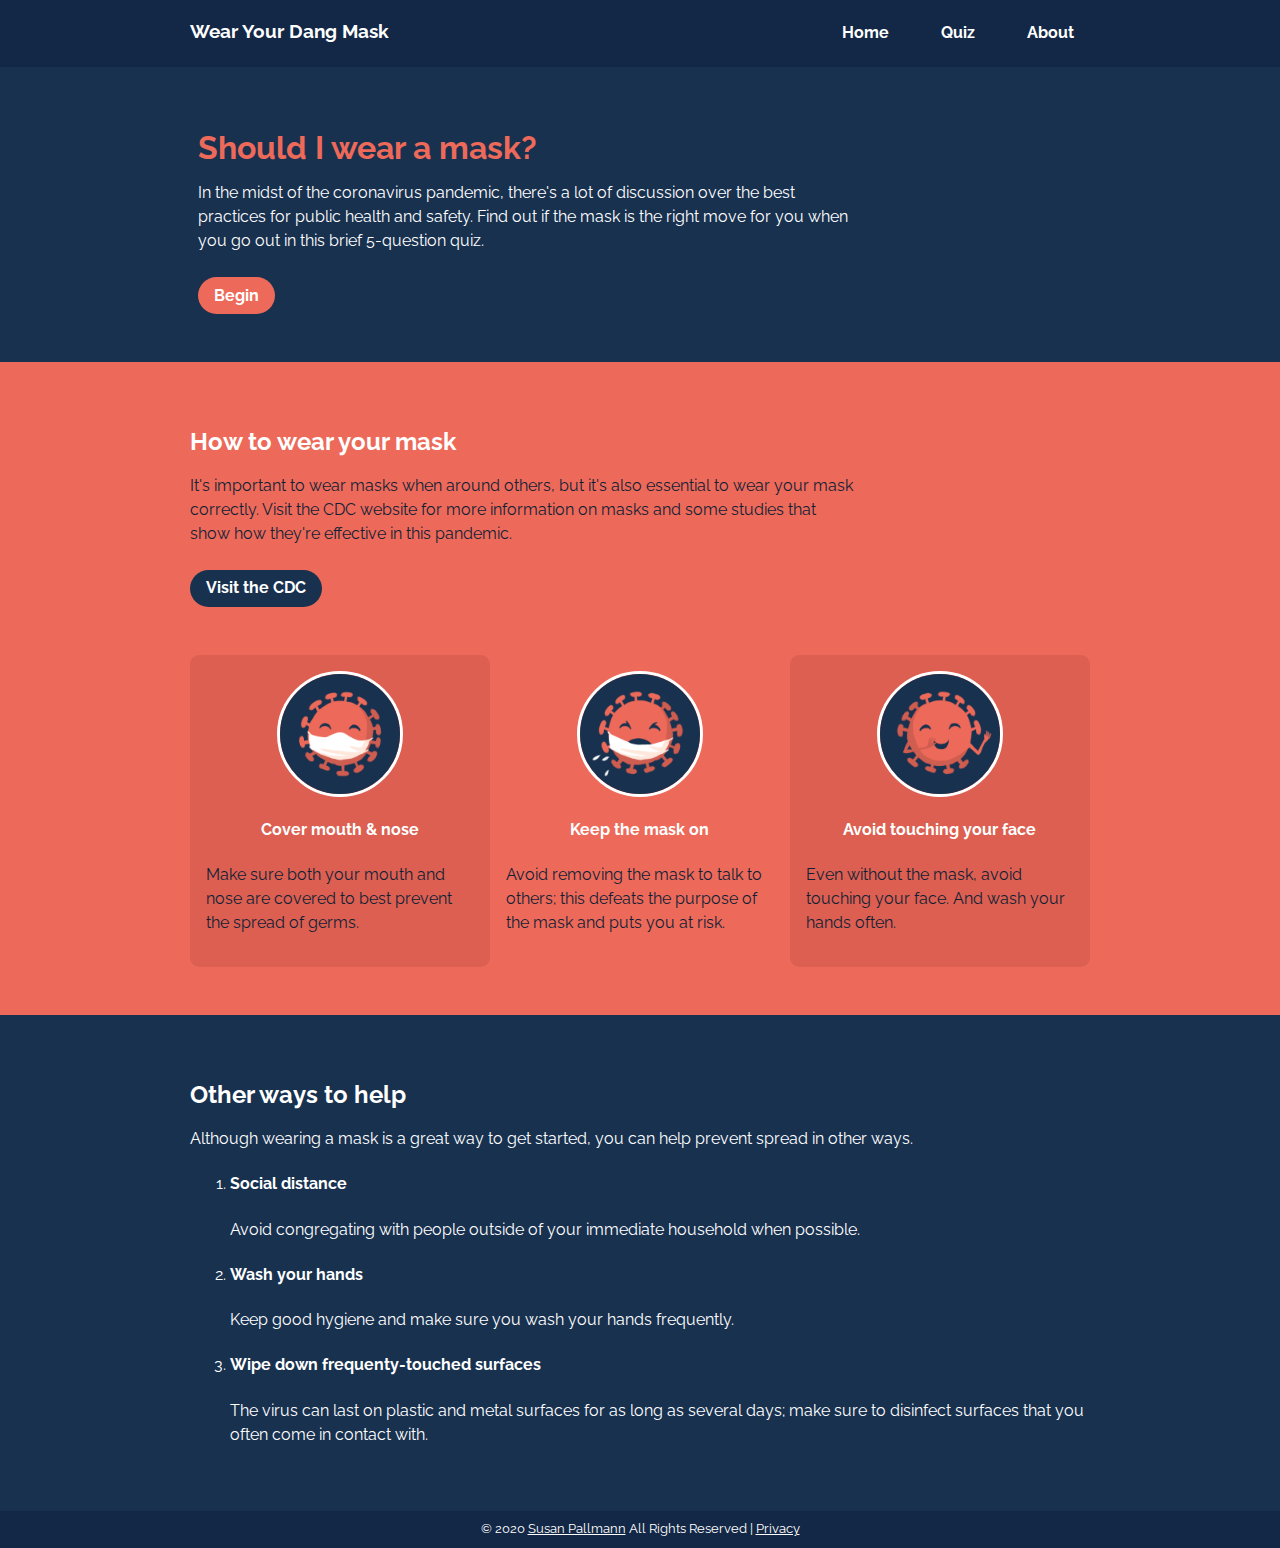
<file: index.html>
<!DOCTYPE html>
<html lang="en">
  <head>
    <title>Should I wear a mask? | WYDM</title>
    <meta name="viewport" content="width=device-width, initial-scale=1">
    <!-- Global site tag (gtag.js) - Google Analytics -->
    <script async src="https://www.googletagmanager.com/gtag/js?id=UA-130944552-6"></script>
    <script>
        window.dataLayer = window.dataLayer || [];
        function gtag(){dataLayer.push(arguments);}
        gtag('js', new Date());
        gtag('config', 'UA-130944552-6');
    </script>
    <link rel="stylesheet" type="text/css" href="styles.css">
    <link rel="stylesheet" type="text/css" href="discount-bootstrap.css">
    <link href="https://fonts.googleapis.com/css2?family=Raleway:ital,wght@0,300;0,400;0,600;0,700;0,800;1,300;1,400;1,600;1,700;1,800&display=swap" rel="stylesheet"> 
    <link rel="shortcut icon" type="image/png" href="images/favicon.png">
    <link rel="apple-touch-icon" type="image/png" href="images/favicon.png" >
    <meta name="description" content="A quiz to help you figure out if you should wear a mask during the pandemic!">
    <meta name="robots" content="index">
    <meta property="og:title" content="Wear Your Dang Mask">
    <meta property="og:description" content="A quiz to help you figure out if you should wear a mask during the pandemic!">
    <meta property="og:image" content="https://www.wearyourdangmask.com/images/thumbnail.png">
    <meta property="og:image:width" content="4800">
    <meta property="og:image:height" content="2024">
    <meta property="og:type" content="website">
    <meta property="og:url" content="https://www.wearyourdangmask.com/">
    <meta property="og:site_name" content="Wear Your Dang Mask">
    <meta name="twitter:card" content="summary_large_image">
    <meta name="twitter:site" content="https://www.wearyourdangmask.com/"/>
    <meta name="twitter:title" content="Should I wear a mask?"/>
    <meta name="twitter:description" content="A quiz to help you figure out if you should wear a mask during the pandemic!" />
    <meta name="twitter:image" content="https://www.wearyourdangmask.com/images/thumbnail.png" />
    <noscript><link rel="stylesheet" type="text/css" href="no-script.css"></noscript>
    <script src="https://ajax.googleapis.com/ajax/libs/jquery/3.4.1/jquery.min.js"></script>
    <script type="text/javascript" src="ui.js"></script>
    <script type="text/javascript" src="discount-bootstrap.js"></script>
  </head>
  <body>
    <header>
      <div class="container">
        <div class="row">
          <div class="column span6 sm">
            <a href="/"><h3>Wear Your Dang Mask</h3></a>
          </div>
          <div class="column span6 sm">
            <nav>
              <ul>
                <li><a href="/"><h4>Home</h4></a></li>
                <li><h4 class="begin" ready="true" tabindex="0">Quiz</h4></li>
                <li><a href="about"><h4>About</h4></a></li>
              </ul>
          </div>
        </div>
      </div>
    </header>
    <main>
      <div class="container">
        <div class="row">
          <div class="column span9">
            <h1>Should I wear a mask?</h1>
            <p>In the midst of the coronavirus pandemic, there's a lot of discussion over the best practices for public health and safety.
              Find out if the mask is the right move for you when you go out in this brief 5-question quiz.</p>
            <span class="button begin" ready="true" tabindex="0">Begin</span>
          </div>
        </div>
      </div>
      <div id="quiz" class="script-display-none">
        <div class="container">
          <div class="row">
            <div class="column span12">
              <div id="q1">
                <h2>Question 1</h2>
                <div name="labelQ1" id="labelQ1" class="checklist" role="radiogroup" aria-labelledby="labelQ1">
                  <label name="labelQ1">Do you feel sick?</label><br><br><br>
                  <span name="check1" id="check1" class="check" role="radio" aria-checked="false" aria-labelledby="label1" tabindex="0"></span>
                  <label class="check-label" name="label1">Yes, really sick!</label><br><br>
                  <span name="check2" id="check2" class="check" role="radio" aria-checked="false" aria-labelledby="label2" tabindex="0"></span>
                  <label class="check-label" name="label2">No, not really.</label><br><br>
                  <span name="check3" id="check3" class="check" role="radio" aria-checked="false" aria-labelledby="label3" tabindex="0"></span>
                  <label class="check-label" name="label3">Not at all.</label><br><br>
                </div>
              </div>
              <div id="q2" class="script-display-none">
                <h2>Question 2</h2>
                <div name="labelQ2" id="labelQ2" class="checklist" role="radiogroup" aria-labelledby="labelQ2">
                  <label name="labelQ2">Are other people wearing masks?</label><br><br><br>
                  <span name="check4" id="check4" class="check" role="radio" aria-checked="false" aria-labelledby="label4" tabindex="0"></span>
                  <label class="check-label" name="label4">Yes.</label><br><br>
                  <span name="check5" id="check5" class="check" role="radio" aria-checked="false" aria-labelledby="label5" tabindex="0"></span>
                  <label class="check-label" name="label5">No.</label><br><br>
                </div>
              </div>
              <div id="q3" class="script-display-none">
                <h2>Question 3</h2>
                <div name="labelQ3" id="labelQ3" class="checklist" role="radiogroup" aria-labelledby="labelQ3">
                  <label name="labelQ3">How's the weather today?</label><br><br><br>
                  <span name="check6" id="check6" class="check" role="radio" aria-checked="false" aria-labelledby="label6" tabindex="0"></span>
                  <label class="check-label" name="label6">Really nice!</label><br><br>
                  <span name="check7" id="check7" class="check" role="radio" aria-checked="false" aria-labelledby="label7" tabindex="0"></span>
                  <label class="check-label" name="label7">About average.</label><br><br>
                  <span name="check8" id="check8" class="check" role="radio" aria-checked="false" aria-labelledby="label8" tabindex="0"></span>
                  <label class="check-label" name="label8">Extremely unpleasant.</label><br><br>
                </div>
              </div>
              <div id="q4" class="script-display-none">
                <h2>Question 4</h2>
                <div name="labelQ4" id="labelQ4" class="checklist" role="radiogroup" aria-labelledby="labelQ4">
                  <label name="labelQ4">Is the mask comfortable?</label><br><br><br>
                  <span name="check9" id="check9" class="check" role="radio" aria-checked="false" aria-labelledby="label9" tabindex="0"></span>
                  <label class="check-label" name="label9">I don't mind it.</label><br><br>
                  <span name="check10" id="check10" class="check" role="radio" aria-checked="false" aria-labelledby="label10" tabindex="0"></span>
                  <label class="check-label" name="label10">It's terrible!</label><br><br>
                </div>
              </div>
              <div id="q5" class="script-display-none">
                <h2>Question 5</h2>
                <div name="labelQ4" id="labelQ5" class="checklist" role="radiogroup" aria-labelledby="labelQ5">
                  <label name="labelQ5">Do you feel silly wearing it?</label><br><br><br>
                  <span name="check11" id="check11" class="check" role="radio" aria-checked="false" aria-labelledby="label11" tabindex="0"></span>
                  <label class="check-label" name="label11">Not really.</label><br><br>
                  <span name="check12" id="check12" class="check" role="radio" aria-checked="false" aria-labelledby="label12" tabindex="0"></span>
                  <label class="check-label" name="label12">Definitely.</label><br><br>
                </div>
              </div>
              <span id="next" class="button" q="1" ready="false"  tabindex="0">Next</span>
              <div id="results" class="script-display-none">
                <h2>Results:</h2>
                <p>Yes! Based on your answers, you should definitely wear a mask when you go out.</p>
                <span id="restart" class="button"  tabindex="0">Try again</span><span id="close" class="button"  tabindex="0">Close</span>
              </div>
            </div>
          </div>
        </div>
      </div>
      <div class="coral">
        <div class="container">
          <div class="row">
            <div class="column span9">
              <h2>How to wear your mask</h2>
              <p>It's important to wear masks when around others, but it's also essential to wear your mask correctly. Visit the CDC 
                website for more information on masks and some studies that show how they're effective in this pandemic.</p>
              <a href="https://www.cdc.gov/coronavirus/2019-ncov/prevent-getting-sick/cloth-face-cover.html" target="_blank" rel="noreferrer"><span class="button">Visit the CDC</span></a>
            </div>
            <div class="column tile span4 md">
              <img class="virus-icon" src="images/virus-1.png" alt="virus wearing a mask over both mouth and nose">
              <h4>Cover mouth & nose</h4>
              <p>Make sure both your mouth and nose are covered to best prevent the spread of germs.</p>
            </div>
            <div class="column tile span4 md">
              <img class="virus-icon" src="images/virus-2.png" alt="virus uncovering its mouth with the mask and coughing">
              <h4>Keep the mask on</h4>
              <p>Avoid removing the mask to talk to others; this defeats the purpose of the mask and puts you at risk.</p>
            </div>
            <div class="column tile span4 md">
              <img class="virus-icon" src="images/virus-3.png" alt="virus touching its face and not wearing a mask">
              <h4>Avoid touching your face</h4>
              <p>Even without the mask, avoid touching your face. And wash your hands often.</p>
            </div>
          </div>
        </div>
      </div>
      <div class="container" id="how-help">
        <div class="row">
          <div class="column span12">
            <h2>Other ways to help</h2>
            <p>Although wearing a mask is a great way to get started, you can help prevent spread in other ways.</p>
            <ol>
              <li>
                <h4>Social distance</h4>
                <p>Avoid congregating with people outside of your immediate household when possible.</p>
              </li>
              <li>
                <h4>Wash your hands</h4>
                <p>Keep good hygiene and make sure you wash your hands frequently.</p>
              </li>
              <li>
                <h4>Wipe down frequenty-touched surfaces</h4>
                <p>The virus can last on plastic and metal surfaces for as long as several days; make sure to disinfect surfaces that you often come in contact with.</p>
              </li>
            </ol>
          </div>
        </div>
      </div>
    </main>
    <footer>
      <p class="copyright">© 2020 <a href="https://www.susanpallmanndesign.com/" target="_blank" rel="noreferrer">Susan Pallmann</a> All Rights Reserved | <a href="privacy" target="_self">Privacy</a></p>
    </footer>
  </body>
</html>
<!-- Test -->
</file>
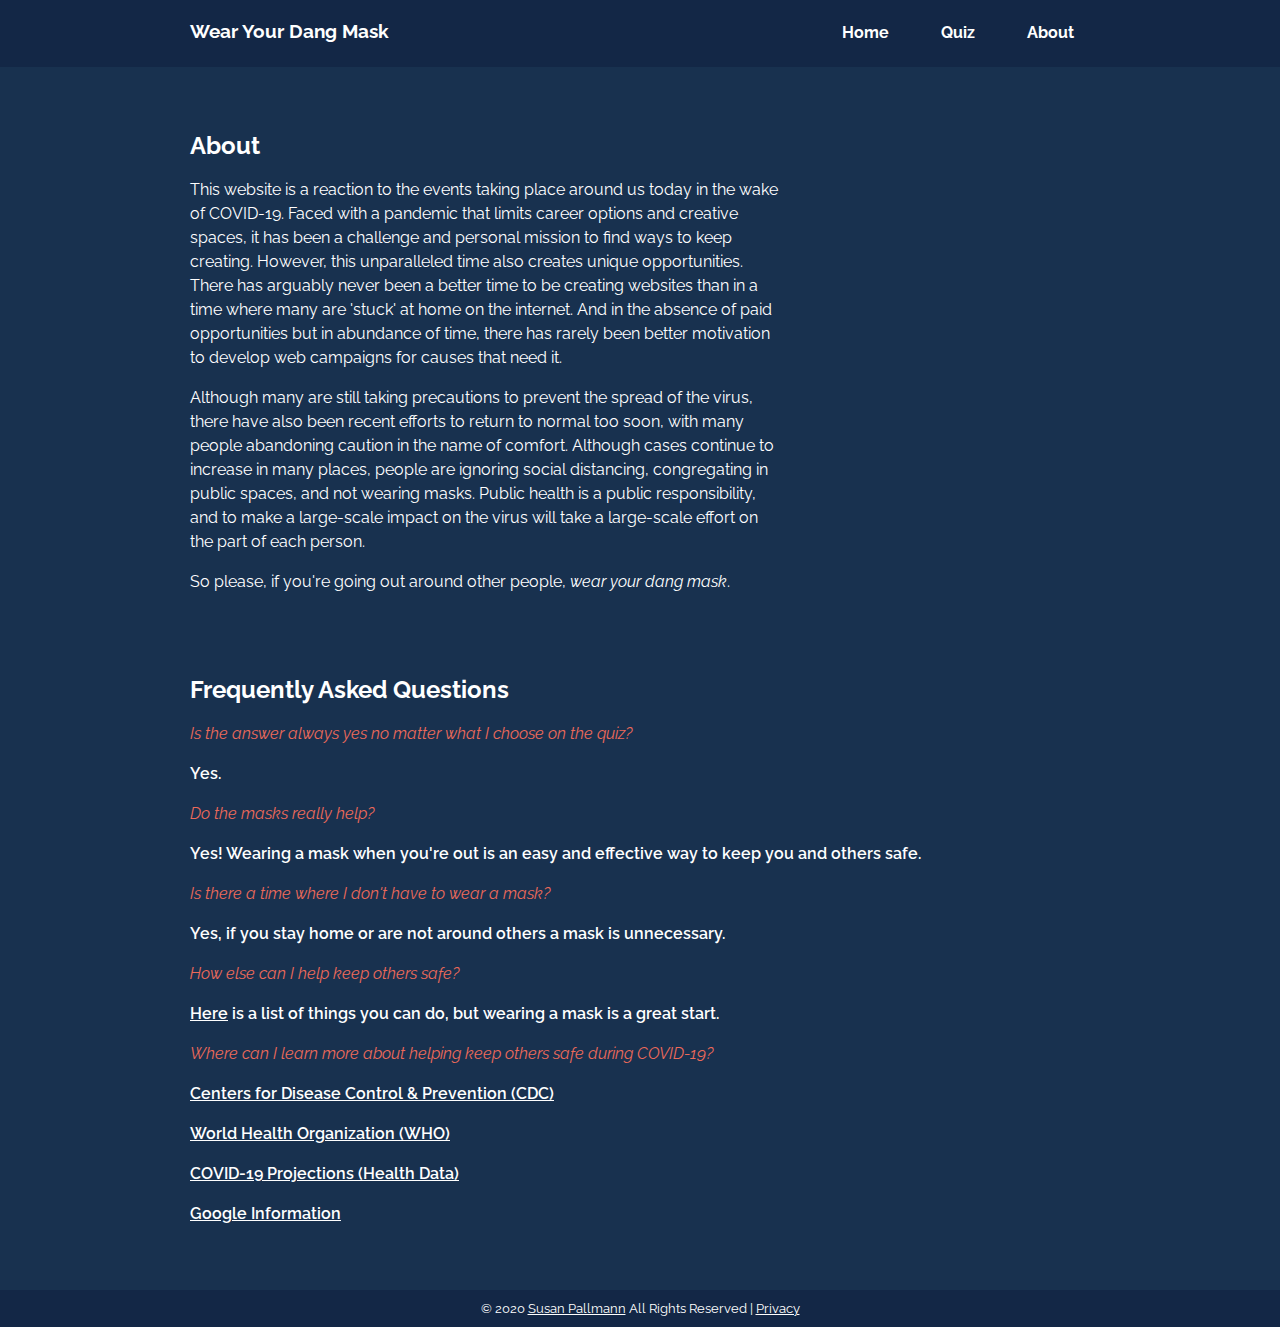
<file: about.html>
<!DOCTYPE html>
<html lang="en">
  <head>
    <title>About | WYDM</title>
    <meta name="viewport" content="width=device-width, initial-scale=1">
    <!-- Global site tag (gtag.js) - Google Analytics -->
    <script async src="https://www.googletagmanager.com/gtag/js?id=UA-130944552-6"></script>
    <script>
        window.dataLayer = window.dataLayer || [];
        function gtag(){dataLayer.push(arguments);}
        gtag('js', new Date());
        gtag('config', 'UA-130944552-6');
    </script>
    <link rel="stylesheet" type="text/css" href="styles.css">
    <link rel="stylesheet" type="text/css" href="discount-bootstrap.css">
    <link href="https://fonts.googleapis.com/css2?family=Raleway:ital,wght@0,300;0,400;0,600;0,700;0,800;1,300;1,400;1,600;1,700;1,800&display=swap" rel="stylesheet"> 
    <link rel="shortcut icon" type="image/png" href="images/favicon.png">
    <link rel="apple-touch-icon" type="image/png" href="images/favicon.png" >
    <meta name="description" content="A quiz to help you figure out if you should wear a mask during the pandemic!">
    <meta name="robots" content="index">
    <meta property="og:title" content="Wear Your Dang Mask">
    <meta property="og:description" content="A quiz to help you figure out if you should wear a mask during the pandemic!">
    <meta property="og:image" content="https://www.wearyourdangmask.com/images/thumbnail.png">
    <meta property="og:image:width" content="4800">
    <meta property="og:image:height" content="2024">
    <meta property="og:type" content="website">
    <meta property="og:url" content="https://www.wearyourdangmask.com/">
    <meta property="og:site_name" content="Wear Your Dang Mask">
    <meta name="twitter:card" content="summary_large_image">
    <meta name="twitter:site" content="https://www.wearyourdangmask.com/"/>
    <meta name="twitter:title" content="Should I wear a mask?"/>
    <meta name="twitter:description" content="A quiz to help you figure out if you should wear a mask during the pandemic!" />
    <meta name="twitter:image" content="https://www.wearyourdangmask.com/images/thumbnail.png" />
    <noscript><link rel="stylesheet" type="text/css" href="no-script.css"></noscript>
    <script src="https://ajax.googleapis.com/ajax/libs/jquery/3.4.1/jquery.min.js"></script>
    <script type="text/javascript" src="ui.js"></script>
    <script type="text/javascript" src="discount-bootstrap.js"></script>
  </head>
  <body>
    <header>
      <div class="container">
        <div class="row">
          <div class="column span6 sm">
            <a href="/" target="_self"><h3>Wear Your Dang Mask</h3></a>
          </div>
          <div class="column span6 sm">
            <nav>
              <ul>
                <li><a href="/" target="_self"><h4>Home</h4></a></li>
                <li><a href="/?quiz=start#quiz" target="_self"><h4>Quiz</h4></a></li>
                <li><a href="about" target="_self"><h4>About</h4></a></li>
              </ul>
          </div>
        </div>
      </div>
    </header>
    <main>
      <div class="container">
        <div class="row">
          <div class="column span8">
            <h2>About</h2>
            <p>
              This website is a reaction to the events taking place around us today in the wake of COVID-19. Faced with a pandemic that 
              limits career options and creative spaces, it has been a challenge and personal mission to find ways to keep creating. 
              However, this unparalleled time also creates unique opportunities. There has arguably never been a better time to be creating 
              websites than in a time where many are 'stuck' at home on the internet. And in the absence of paid opportunities but in 
              abundance of time, there has rarely been better motivation to develop web campaigns for causes that need it.
            </p>
            <p>
              Although many are still taking precautions to prevent the spread of the virus, there have also been recent efforts to return to 
              normal too soon, with many people abandoning caution in the name of comfort. Although cases continue to increase in many 
              places, people are ignoring social distancing, congregating in public spaces, and not wearing masks. Public health is a public 
              responsibility, and to make a large-scale impact on the virus will take a large-scale effort on the part of each person.
            </p>
            <p>So please, if you're going out around other people, <em>wear your dang mask</em>.
          </div>
          <div class="column span12">
            <h2>Frequently Asked Questions</h2>
            <p class="question">Is the answer always yes no matter what I choose on the quiz?</p>
            <p class="answer">Yes.</p>
            <p class="question">Do the masks really help?</p>
            <p class="answer">Yes! Wearing a mask when you're out is an easy and effective way to keep you and others safe.</p>
            <p class="question">Is there a time where I don't have to wear a mask?</p>
            <p class="answer">Yes, if you stay home or are not around others a mask is unnecessary.</p>
            <p class="question">How else can I help keep others safe?</p>
            <p class="answer"><a href="/#how-help" target="_self">Here</a> is a list of things you can do, but wearing a mask is a great start.</p>
            <p class="question">Where can I learn more about helping keep others safe during COVID-19?</p>
            <p class="answer"><a href="https://www.cdc.gov/coronavirus/2019-ncov/index.html" target="_blank" rel="noreferrer">Centers for Disease Control & Prevention (CDC)</a></p>
            <p class="answer"><a href="https://www.who.int/emergencies/diseases/novel-coronavirus-2019" target="_blank" rel="noreferrer">World Health Organization (WHO)</a></p>
            <p class="answer"><a href="https://covid19.healthdata.org/united-states-of-america" target="_blank" rel="noreferrer">COVID-19 Projections (Health Data)</a></p>
            <p class="answer"><a href="https://www.google.com/covid19/" target="_blank" rel="noreferrer">Google Information</a></p>
          </div>
        </div>
      </div>
    </main>
    <footer>
      <p class="copyright">© 2020 <a href="https://www.susanpallmanndesign.com/" target="_blank" rel="noreferrer">Susan Pallmann</a> All Rights Reserved | <a href="privacy" target="_self">Privacy</a></p>
    </footer>
  </body>
</html>
</file>
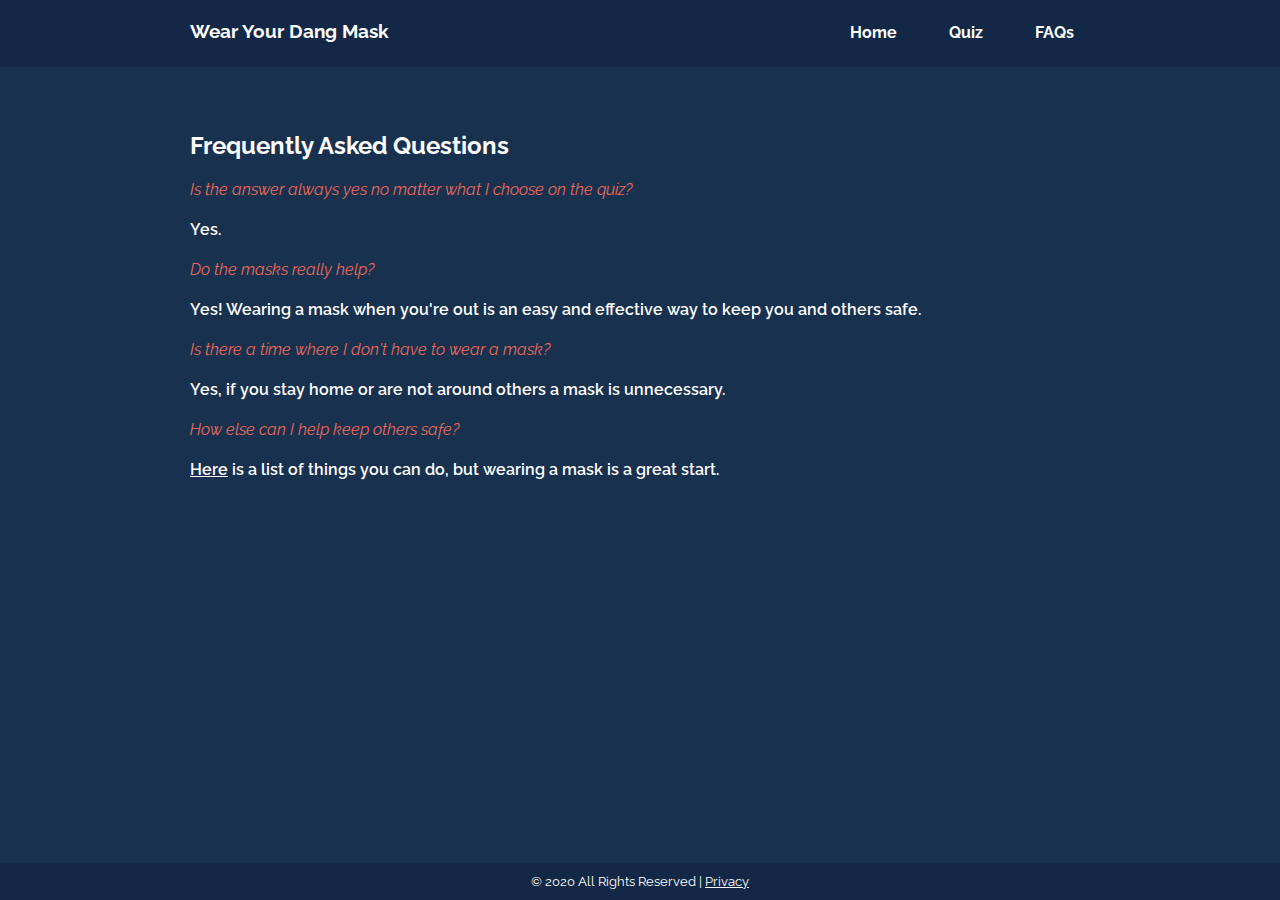
<file: faq.html>
<!DOCTYPE html>
<html lang="en">
  <head>
    <title>Frequently Asked Questions</title>
    <meta name="viewport" content="width=device-width, initial-scale=1">
    <!-- Global site tag (gtag.js) - Google Analytics -->
    <script async src="https://www.googletagmanager.com/gtag/js?id=UA-130944552-6"></script>
    <script>
        window.dataLayer = window.dataLayer || [];
        function gtag(){dataLayer.push(arguments);}
        gtag('js', new Date());
        gtag('config', 'UA-130944552-6');
    </script>
    <link rel="stylesheet" type="text/css" href="styles.css">
    <link rel="stylesheet" type="text/css" href="discount-bootstrap.css">
    <link href="https://fonts.googleapis.com/css2?family=Raleway:ital,wght@0,300;0,400;0,600;0,700;0,800;1,300;1,400;1,600;1,700;1,800&display=swap" rel="stylesheet"> 
    <link rel="shortcut icon" type="image/png" href="images/favicon.png">
    <link rel="apple-touch-icon" type="image/png" href="images/favicon.png" >
    <meta name="description" content="A quiz to help you figure out if you should wear a mask during the pandemic!">
    <meta name="robots" content="index">
    <meta property="og:title" content="Wear Your Dang Mask">
    <meta property="og:description" content="A quiz to help you figure out if you should wear a mask during the pandemic!">
    <meta property="og:image" content="https://www.wearyourdangmask.com/images/thumbnail.png">
    <meta property="og:image:width" content="4800">
    <meta property="og:image:height" content="2024">
    <meta property="og:type" content="website">
    <meta property="og:url" content="https://www.wearyourdangmask.com/">
    <meta property="og:site_name" content="Wear Your Dang Mask">
    <meta name="twitter:card" content="summary_large_image">
    <meta name="twitter:site" content="https://www.wearyourdangmask.com/"/>
    <meta name="twitter:title" content="Should I wear a mask?"/>
    <meta name="twitter:description" content="A quiz to help you figure out if you should wear a mask during the pandemic!" />
    <meta name="twitter:image" content="https://www.wearyourdangmask.com/images/thumbnail.png" />
    <noscript><link rel="stylesheet" type="text/css" href="no-script.css"></noscript>
    <script src="https://ajax.googleapis.com/ajax/libs/jquery/3.4.1/jquery.min.js"></script>
    <script type="text/javascript" src="ui.js"></script>
    <script type="text/javascript" src="discount-bootstrap.js"></script>
  </head>
  <body>
    <header>
      <div class="container">
        <div class="row">
          <div class="column span6 sm">
            <a href="/" target="_self"><h3>Wear Your Dang Mask</h3></a>
          </div>
          <div class="column span6 sm">
            <nav>
              <ul>
                <li><a href="/" target="_self"><h4>Home</h4></a></li>
                <li><a href="/" target="_self"><h4>Quiz</h4></a></li>
                <li><a href="faq" target="_self"><h4>FAQs</h4></a></li>
              </ul>
          </div>
        </div>
      </div>
    </header>
    <main>
      <div class="container">
        <div class="row">
          <div class="column span12">
            <h2>Frequently Asked Questions</h2>
            <p class="question">Is the answer always yes no matter what I choose on the quiz?</p>
            <p class="answer">Yes.</p>
            <p class="question">Do the masks really help?</p>
            <p class="answer">Yes! Wearing a mask when you're out is an easy and effective way to keep you and others safe.</p>
            <p class="question">Is there a time where I don't have to wear a mask?</p>
            <p class="answer">Yes, if you stay home or are not around others a mask is unnecessary.</p>
            <p class="question">How else can I help keep others safe?</p>
            <p class="answer"><a href="/" target="_self">Here</a> is a list of things you can do, but wearing a mask is a great start.</p>
            </div>
        </div>
      </div>
    </main>
    <footer>
      <p class="copyright">© 2020 All Rights Reserved | <a href="privacy" target="_self">Privacy</a></p>
    </footer>
  </body>
</html>
</file>
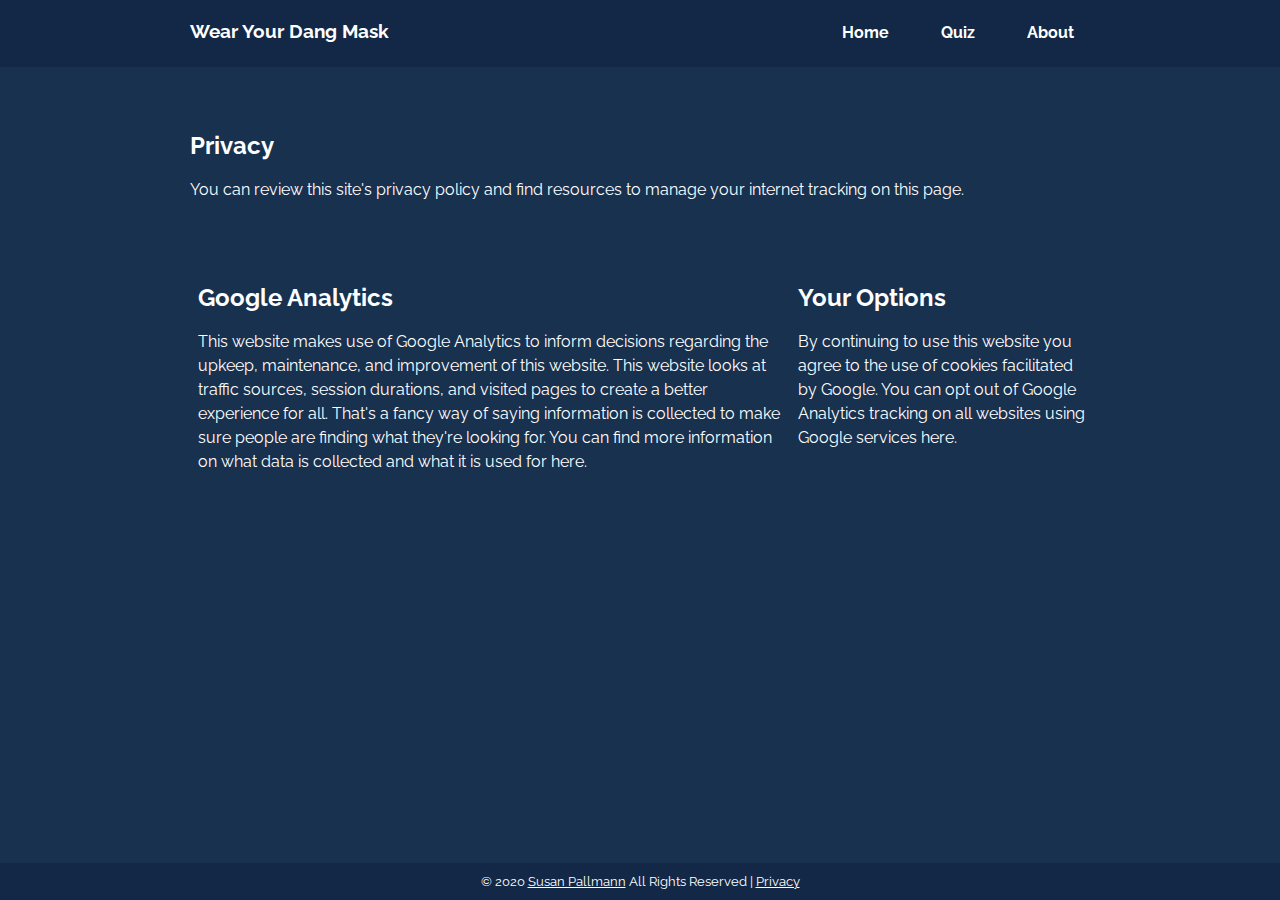
<file: privacy.html>
<!DOCTYPE html>
<html lang="en">
  <head>
    <title>Privacy | WYDM</title>
    <meta name="viewport" content="width=device-width, initial-scale=1">
    <!-- Global site tag (gtag.js) - Google Analytics -->
    <script async src="https://www.googletagmanager.com/gtag/js?id=UA-130944552-6"></script>
    <script>
        window.dataLayer = window.dataLayer || [];
        function gtag(){dataLayer.push(arguments);}
        gtag('js', new Date());
        gtag('config', 'UA-130944552-6');
    </script>
    <link rel="stylesheet" type="text/css" href="styles.css">
    <link rel="stylesheet" type="text/css" href="discount-bootstrap.css">
    <link href="https://fonts.googleapis.com/css2?family=Raleway:ital,wght@0,300;0,400;0,600;0,700;0,800;1,300;1,400;1,600;1,700;1,800&display=swap" rel="stylesheet"> 
    <link rel="shortcut icon" type="image/png" href="images/favicon.png">
    <link rel="apple-touch-icon" type="image/png" href="images/favicon.png" >
    <meta name="description" content="A quiz to help you figure out if you should wear a mask during the pandemic!">
    <meta name="robots" content="index">
    <meta property="og:title" content="Wear Your Dang Mask">
    <meta property="og:description" content="A quiz to help you figure out if you should wear a mask during the pandemic!">
    <meta property="og:image" content="https://www.wearyourdangmask.com/images/thumbnail.png">
    <meta property="og:image:width" content="4800">
    <meta property="og:image:height" content="2024">
    <meta property="og:type" content="website">
    <meta property="og:url" content="https://www.wearyourdangmask.com/">
    <meta property="og:site_name" content="Wear Your Dang Mask">
    <meta name="twitter:card" content="summary_large_image">
    <meta name="twitter:site" content="https://www.wearyourdangmask.com/"/>
    <meta name="twitter:title" content="Should I wear a mask?"/>
    <meta name="twitter:description" content="A quiz to help you figure out if you should wear a mask during the pandemic!" />
    <meta name="twitter:image" content="https://www.wearyourdangmask.com/images/thumbnail.png" />
    <noscript><link rel="stylesheet" type="text/css" href="no-script.css"></noscript>
    <script src="https://ajax.googleapis.com/ajax/libs/jquery/3.4.1/jquery.min.js"></script>
    <script type="text/javascript" src="ui.js"></script>
    <script type="text/javascript" src="discount-bootstrap.js"></script>
  </head>
  <body>
    <header>
      <div class="container">
        <div class="row">
          <div class="column span6 sm">
            <a href="/" target="_self"><h3>Wear Your Dang Mask</h3></a>
          </div>
          <div class="column span6 sm">
            <nav>
              <ul>
                <li><a href="/" target="_self"><h4>Home</h4></a></li>
                <li><a href="/?quiz=start#quiz" target="_self"><h4>Quiz</h4></a></li>
                <li><a href="about" target="_self"><h4>About</h4></a></li>
              </ul>
          </div>
        </div>
      </div>
    </header>
    <main>
      <div class="container">
        <div class="row">
          <div class="column span12">
            <h2>Privacy</h2>
            <p>You can review this site's privacy policy and find resources to manage your internet tracking on this page.</p>
          </div>
          <div class="column span8 md">
            <h2>Google Analytics</h2>
            <p>
              This website makes use of Google Analytics to inform decisions regarding the upkeep, maintenance, and improvement of this 
              website. This website looks at traffic sources, session durations, and visited pages to create a better experience for all.
              That's a fancy way of saying information is collected to make sure people are finding what they're looking for. You can find
              more information on what data is collected and what it is used for <a href="https://policies.google.com/technologies/partner-sites?hl=en-GB&gl=uk" target="_blank"  rel="noreferrer" aria-label="Google's Privacy Policy">here</a>.
            </p> 
          </div>
          <div class="column span4 md">
            <h2>Your Options</h2>
            <p>
              By continuing to use this website you agree to the use of cookies facilitated by Google. You can opt out of Google Analytics 
              tracking on all websites using Google services 
              <a href="https://tools.google.com/dlpage/gaoptout" target="_blank" rel="noreferrer">here</a>.
            </p>
          </div>
        </div>
      </div>
    </main>
    <footer>
      <p class="copyright">© 2020 <a href="https://www.susanpallmanndesign.com/" target="_blank" rel="noreferrer">Susan Pallmann</a> All Rights Reserved | <a href="privacy" target="_self">Privacy</a></p>
    </footer>
  </body>
</html>
</file>
<file: styles.css>
/* Text styles */
html {
  height: 100%;
}
body {
  font-family: 'raleway', sans-serif;
  color: #ffffff;
  background-color: #18314F;
  margin: 0;
  height: 100%;
  width: 100%;
  display: table;
  line-height: 1.5em;
}
h1, h2, h3 {
  color: #ED6A5A;
}
h4 {
  text-align: center;
}
ol li h4 {
  text-align: left;
}
a {
  text-decoration: none;
  color: #ffffff;
}
header {
  background-color: #132746;
  color: #18314F;
}
#quiz {
  background-color: #132746;
}
.check {
  height: 20px;
  width: 20px;
  display: inline-block;
  border-radius: 500px;
  border: 3px solid #ED6A5A;
}
.check[aria-checked="true"] {
  background-color: #ED6A5A;
}
.check:hover {
  border: 3px solid #ffffff;
}
label.check-label {
  margin-top: 0.25em;
  display: inline-block;
  vertical-align: top;
  margin-left: 0.4em;
}
header h3:hover, header h4:hover {
  color: #ED6A5A;
}
footer {
  background-color: #132746;
  display: table-row;
}
.coral {
  background-color: #ED6A5A;
  color: #111F36;
}
.column.tile {
  padding-top: 1em !important;
  padding-bottom: 1em !important;
  padding-left: 1em !important;
  padding-right: 1em !important;
  background-color: #DC5F51;
  border-radius: 0.6em;
  transition: background-color 0.1s ease-in-out;
  -webkit-transition: background-color 0.1s ease-in-out;
}
.column.tile:nth-child(3) {
  background-color: #ED6A5A;
}
.column.tile:hover {
  background-color: #FB7868;
}
.coral h1, h2, h3, h4 {
  color: #ffffff;
}
.question {
  color: #ED6A5A;
  font-style: italic;
}
.answer {
  color: #ffffff;
  font-weight: 600;
}
.answer a {
  color: #ffffff;
  text-decoration: underline;
}
.answer a:hover {
  color: #ED6A5A;
  text-decoration: none;
}
.copyright {
  text-align: center;
  padding: 0.5em;
  font-size: 0.8em;
  margin: 0;
}
.virus-icon {
  height: 120px;
  width: 120px;
  margin: auto;
  border-radius: 500px;
  border: 3px solid #ffffff;
  display: block;
}
/* CTA button handling */
.button {
  background-color: #ED6A5A;
  color: #ffffff;
  border-radius: 500px;
  padding: 0.4em 1em;
  cursor: pointer;
  transition: background-color 0.1s ease-in-out;
  -webkit-transition: background-color 0.1s ease-in-out;
  margin-top: 0.5em;
  display: inline-block;
  font-weight: 700;
  margin-right: 1em;
}
.button:hover {
  background-color: #FCD2BE;
  color: #18314F;
}
a .button {
  color: #ffffff;
  font-family: 'raleway', sans-serif;
  text-decoration: none;
  font-weight: 700;
}
.coral .button {
  background-color: #18314F;
  color: #ffffff;
}
.coral .button:hover {
  background-color: #132746;
  color: #FCD2BE;
}
.button[ready="false"] {
  background-color: #18314F;
  color: #132746;
}
.button.begin[ready="false"] {
  background-color: #132746;
  color: #18314F;
}
.begin {
  cursor: pointer;
}
main {
  display: table-row;
  height: 100%;
}
footer a {
  text-decoration: underline;
}
footer a:hover {
  color: #ED6A5A;
  text-decoration: none;
}
/* Media queries */
@media only screen and (max-width: 320px) {
  header .column.span6.sm:nth-child(n) {
    width: 100%;
  }
  nav ul {
    list-style: none;
    padding: 0;
    margin: 0;
    text-align: center;
  }
  nav ul li {
    display: inline-block;
    margin-left: 1em;
    margin-right: 1em
  }
  header h3 {
    text-align: center;
  }
}
@media only screen and (min-width: 321px) {
  header .column.span6.sm:nth-child(n) {
    width: 100%;
  }
  nav ul {
    list-style: none;
    padding: 0;
    margin: 0;
    text-align: center;
  }
  nav ul li {
    display: inline-block;
    margin-left: 1em;
    margin-right: 1em
  }
  header h3 {
    text-align: center;
  }
}
@media only screen and (min-width: 601px) {
  header .column.span6.sm:nth-child(n) {
    width: 100%;
  }
  nav ul {
    list-style: none;
    padding: 0;
    margin: 0;
    text-align: center;
  }
  nav ul li {
    display: inline-block;
    margin-left: 1em;
    margin-right: 1em
  }
  header h3 {
    text-align: center;
  }
}
@media only screen and (min-width: 610px) {
  header .column.span6.sm:nth-child(n) {
    width: 50%;
  }
  nav ul {
    list-style: none;
    padding: 0;
    margin: 0;
    text-align: right;
  }
  nav ul li {
    display: inline-block;
    margin-left: 2em;
  }
  header h3 {
    text-align: left;
  }
}
@media only screen and (min-width: 721px) {
  header .column.span6.sm:nth-child(n) {
    width: 50%;
  }
  nav ul {
    list-style: none;
    padding: 0;
    margin: 0;
    text-align: right;
  }
  nav ul li {
    display: inline-block;
    margin-left: 2em;
  }
  header h3 {
    text-align: left;
  }
}
@media only screen and (min-width: 850px) {
  header .column.span6.sm:nth-child(n) {
    width: 50%;
  }
  nav ul {
    list-style: none;
    padding: 0;
    margin: 0;
    text-align: right;
  }
  nav ul li {
    display: inline-block;
    margin-left: 2em;
  }
  header h3 {
    text-align: left;
  }
}
</file>
<file: no-script.css>
.script-display-none {
  display: block !important;
}
</file>
